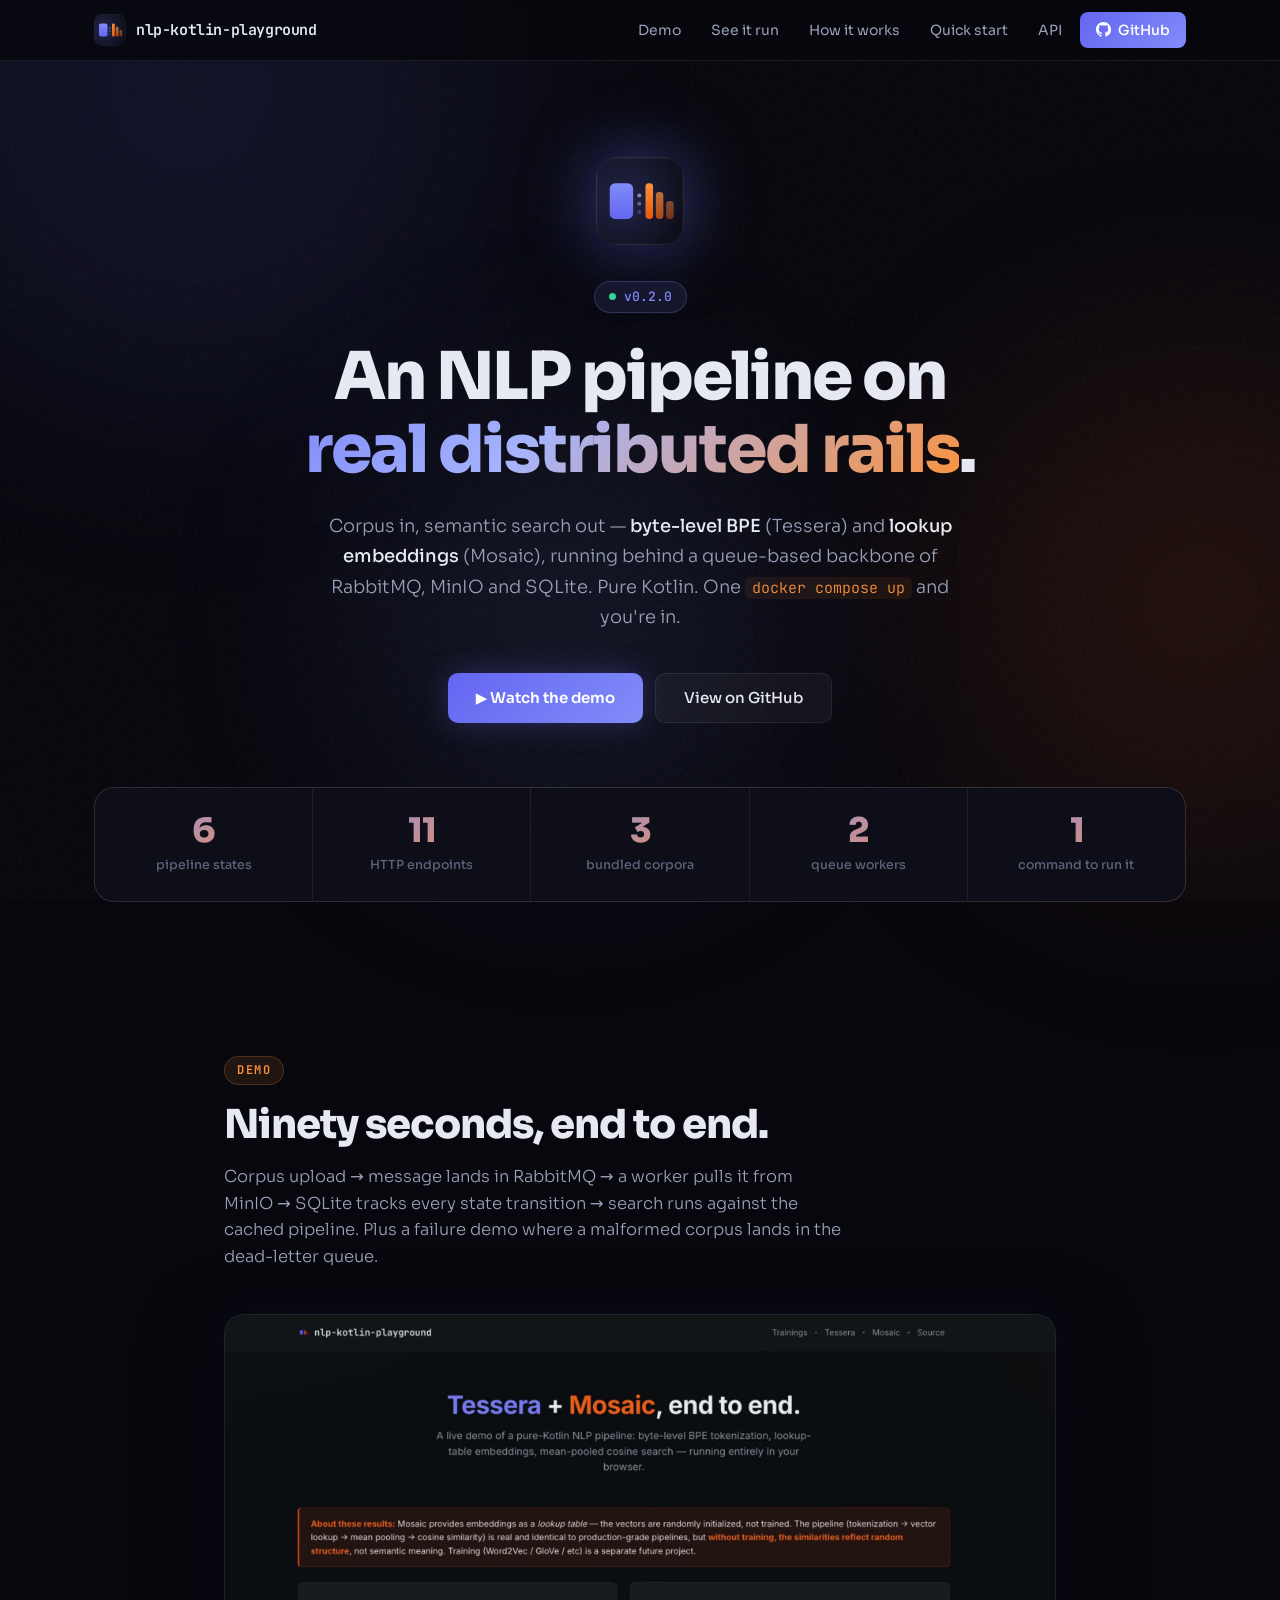
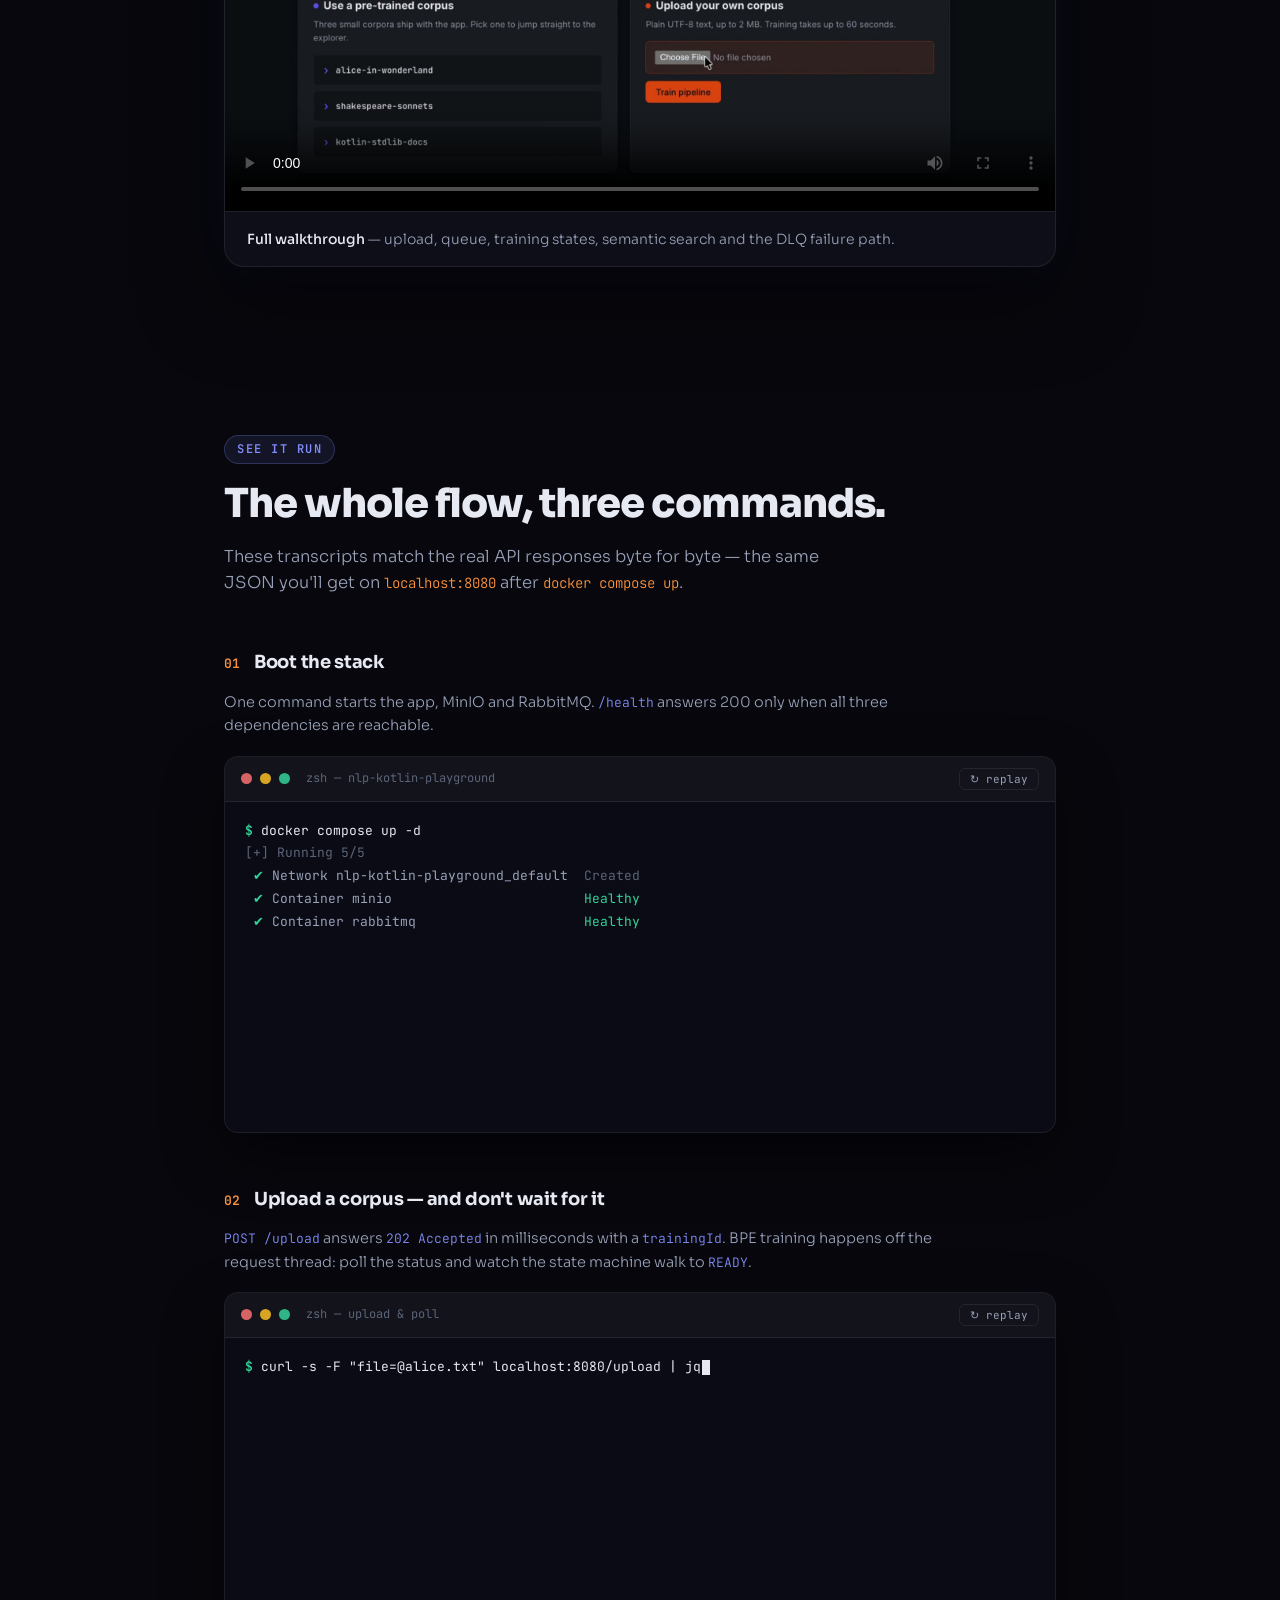
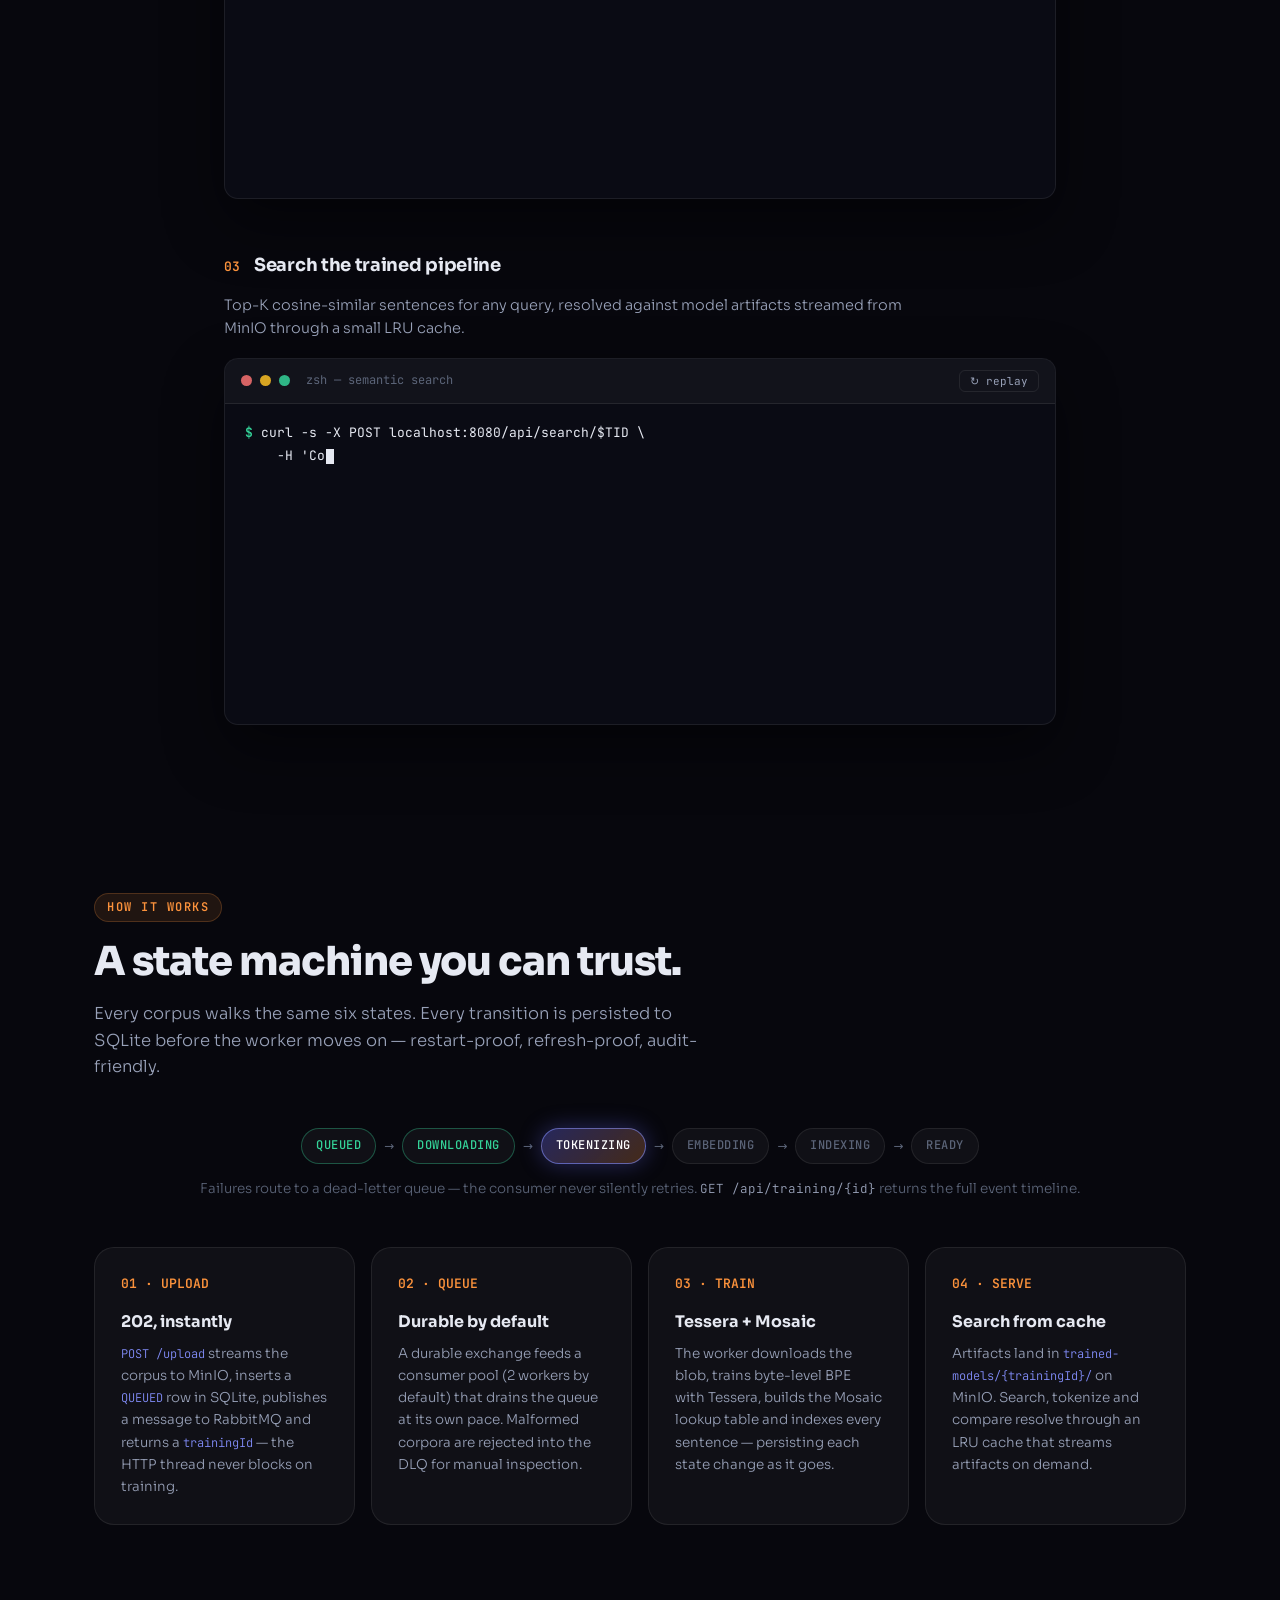
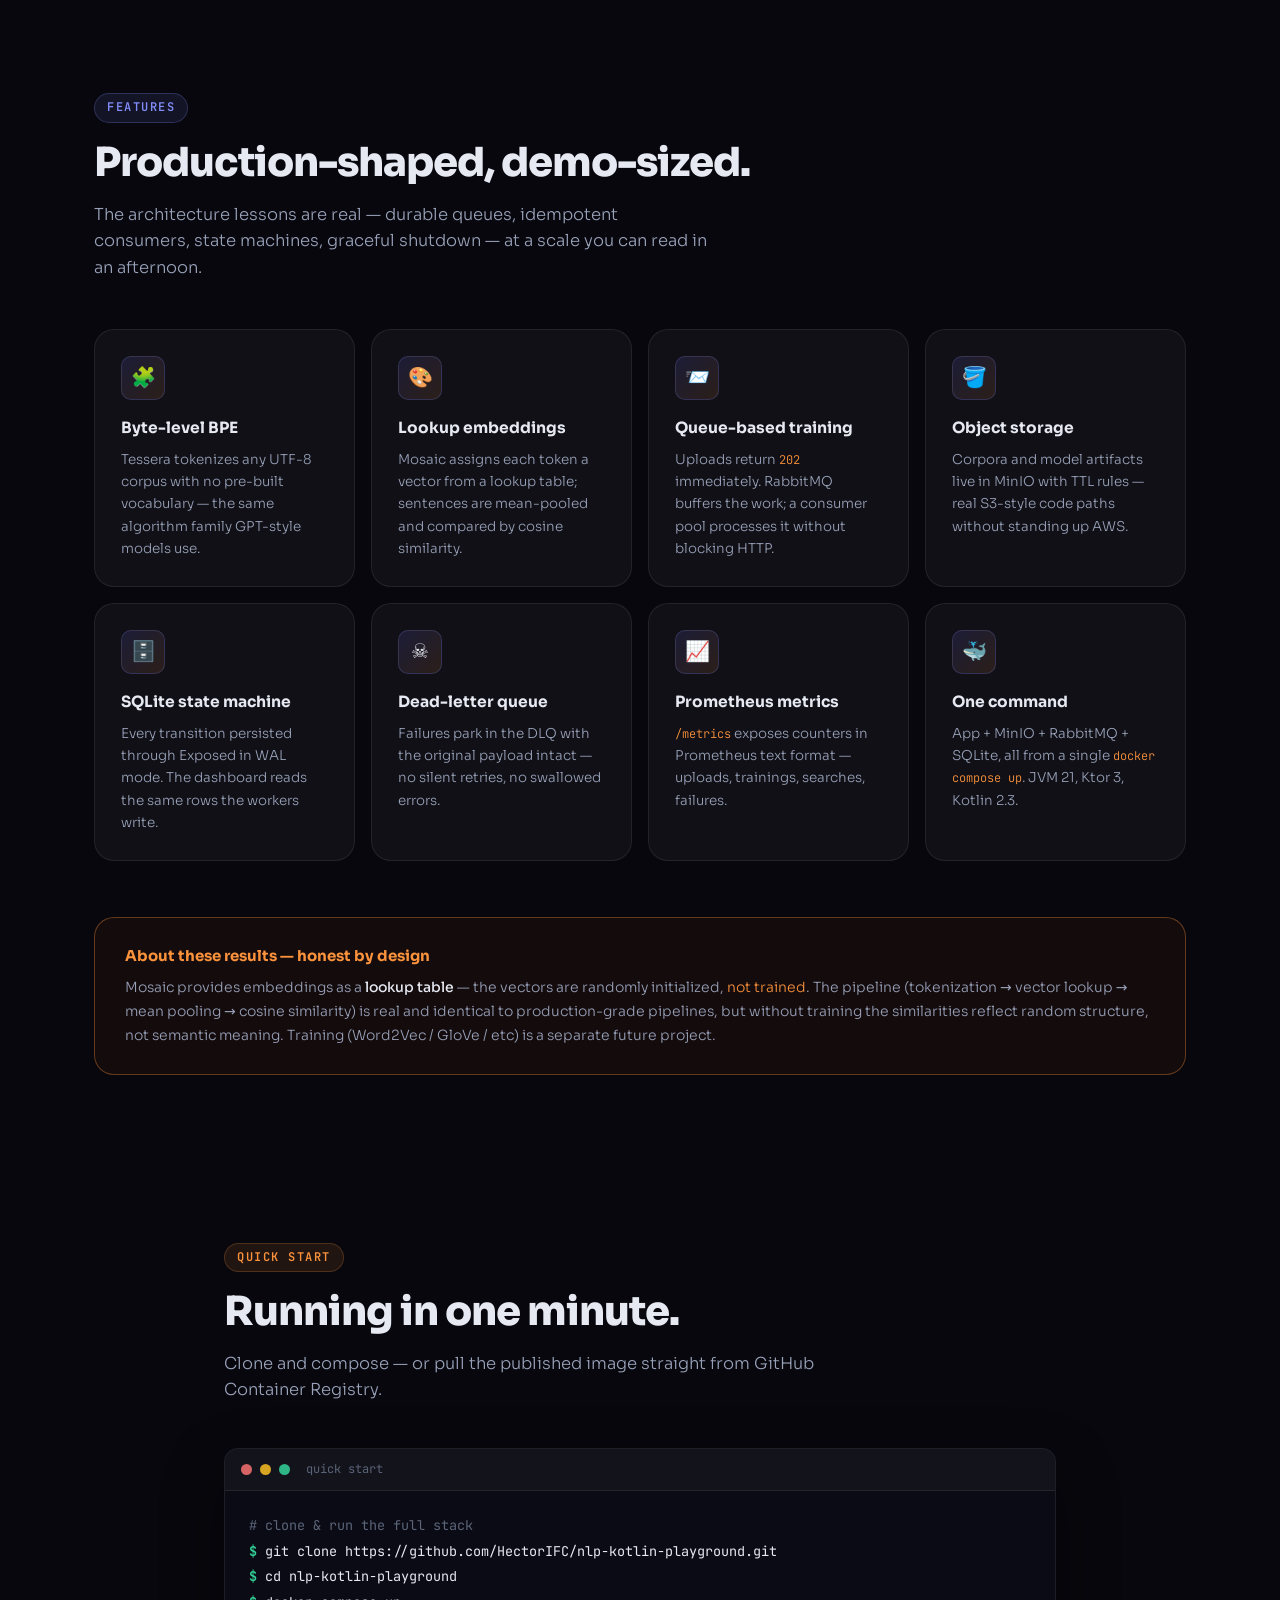
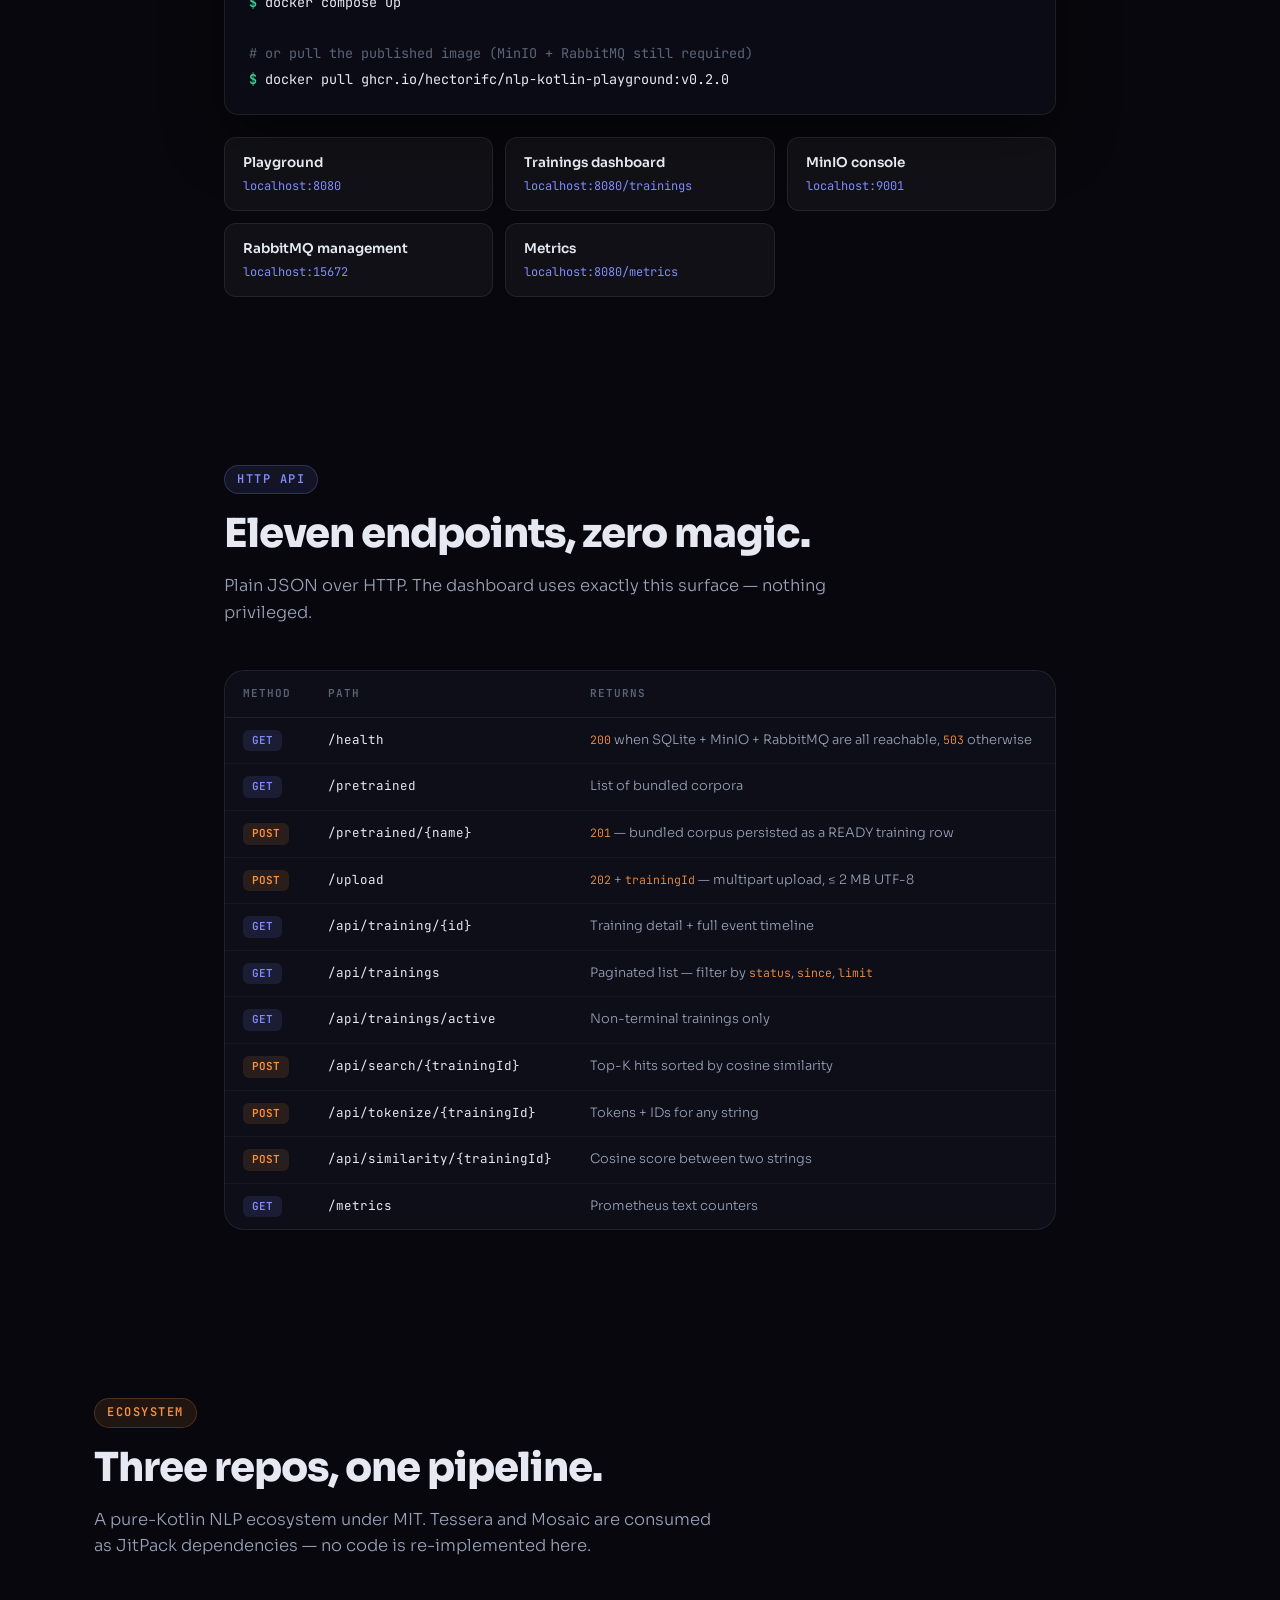
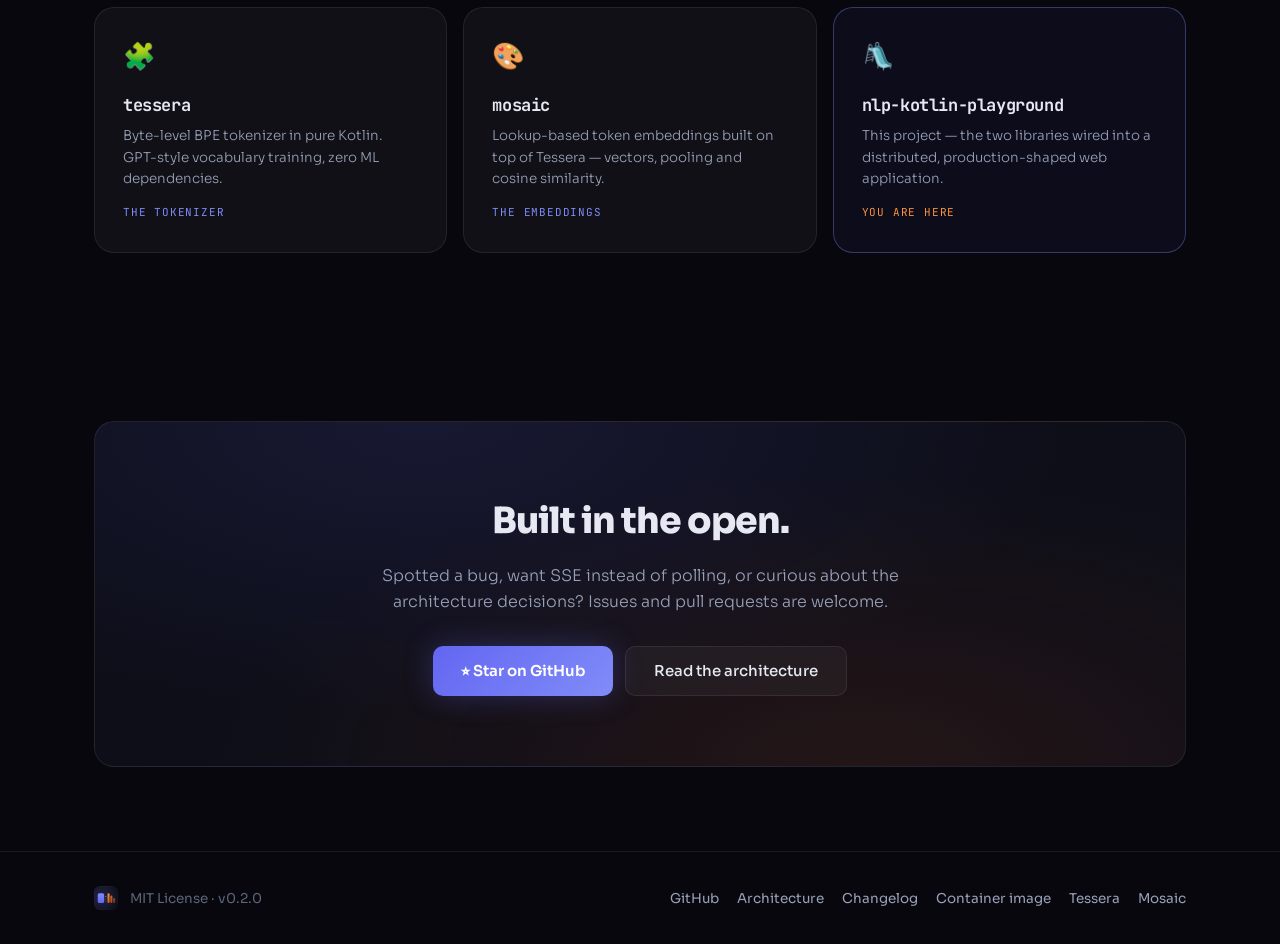
<file: docs/index.html>
<!DOCTYPE html>
<html lang="en">
<head>
  <meta charset="UTF-8" />
  <meta name="viewport" content="width=device-width, initial-scale=1.0" />
  <meta name="description" content="nlp-kotlin-playground — an interactive NLP pipeline playground in pure Kotlin. Byte-level BPE, lookup embeddings and semantic search behind a queue-based distributed backbone: RabbitMQ, MinIO, SQLite." />
  <title>nlp-kotlin-playground — An NLP pipeline on real distributed rails</title>

  <!-- Favicons -->
  <link rel="icon" type="image/svg+xml" href="logo/logo.svg" />
  <link rel="icon" type="image/png" sizes="32x32" href="logo/favicon-32.png" />
  <link rel="icon" type="image/png" sizes="16x16" href="logo/favicon-16.png" />
  <link rel="apple-touch-icon" sizes="180x180" href="logo/favicon-180.png" />
  <link rel="icon" type="image/png" sizes="192x192" href="logo/favicon-192.png" />
  <link rel="icon" type="image/png" sizes="512x512" href="logo/favicon-512.png" />
  <link rel="manifest" href="site.webmanifest" />
  <meta name="theme-color" content="#6366f1" />

  <!-- Open Graph -->
  <meta property="og:type"        content="website" />
  <meta property="og:url"         content="https://hectorifc.github.io/nlp-kotlin-playground/" />
  <meta property="og:title"       content="nlp-kotlin-playground — An NLP pipeline on real distributed rails" />
  <meta property="og:description" content="Corpus in, semantic search out — byte-level BPE (Tessera) + lookup embeddings (Mosaic) behind RabbitMQ, MinIO and SQLite. Pure Kotlin, one docker compose up." />
  <meta property="og:image"       content="https://hectorifc.github.io/nlp-kotlin-playground/logo/logo-512.png" />
  <meta name="twitter:card"       content="summary_large_image" />

  <!-- Fonts are served from Google's CDN, so visitor IPs reach Google (GDPR
       consideration). To self-host instead, download Sora + JetBrains Mono
       (e.g. via google-webfonts-helper) into docs/fonts/ and replace these
       three tags with local @font-face rules. -->
  <link rel="preconnect" href="https://fonts.googleapis.com" />
  <link rel="preconnect" href="https://fonts.gstatic.com" crossorigin />
  <link href="https://fonts.googleapis.com/css2?family=Sora:wght@300;400;500;600;700;800&family=JetBrains+Mono:wght@400;500;600&display=swap" rel="stylesheet" />

  <style>
    *, *::before, *::after { box-sizing: border-box; margin: 0; padding: 0; }

    :root {
      --bg:        #07070d;
      --bg2:       #0d0e18;
      --surface:   rgba(255,255,255,0.04);
      --border:    rgba(255,255,255,0.08);
      --primary:   #818cf8;
      --primary2:  #6366f1;
      --accent:    #fb923c;
      --accent2:   #ea580c;
      --ok:        #34d399;
      --text:      #e6e9f2;
      --muted:     #5b6478;
      --muted2:    #98a1b8;
      --code-bg:   #0a0b14;
      --radius:    12px;
      --radius-lg: 20px;
      --mono:      'JetBrains Mono', ui-monospace, monospace;
    }

    html { scroll-behavior: smooth; }

    body {
      background: var(--bg);
      color: var(--text);
      font-family: 'Sora', system-ui, sans-serif;
      line-height: 1.6;
      overflow-x: hidden;
    }

    /* ── NOISE TEXTURE OVERLAY ── */
    body::before {
      content: '';
      position: fixed; inset: 0;
      background-image: url("data:image/svg+xml,%3Csvg viewBox='0 0 256 256' xmlns='http://www.w3.org/2000/svg'%3E%3Cfilter id='noise'%3E%3CfeTurbulence type='fractalNoise' baseFrequency='0.9' numOctaves='4' stitchTiles='stitch'/%3E%3C/filter%3E%3Crect width='100%25' height='100%25' filter='url(%23noise)' opacity='0.03'/%3E%3C/svg%3E");
      pointer-events: none; z-index: 0;
    }

    /* ── GLOW BLOBS ── */
    .blob {
      position: fixed; border-radius: 50%;
      filter: blur(120px); opacity: 0.11; pointer-events: none; z-index: 0;
    }
    .blob-1 { width: 620px; height: 620px; background: #6366f1; top: -220px; left: -120px; }
    .blob-2 { width: 520px; height: 520px; background: #ea580c; top: 38%; right: -180px; }
    .blob-3 { width: 420px; height: 420px; background: #818cf8; bottom: 8%; left: 28%; }

    /* ── LAYOUT ── */
    .container { max-width: 1140px; margin: 0 auto; padding: 0 24px; position: relative; z-index: 1; }
    .narrow { max-width: 880px; margin: 0 auto; }

    /* ── NAV ── */
    nav {
      position: sticky; top: 0; z-index: 100;
      background: rgba(7,7,13,0.82);
      backdrop-filter: blur(16px);
      border-bottom: 1px solid var(--border);
    }
    .nav-inner { display: flex; align-items: center; justify-content: space-between; height: 60px; }
    .nav-logo { display: flex; align-items: center; gap: 10px; text-decoration: none; color: var(--text); }
    .nav-logo-img { width: 32px; height: 32px; border-radius: 8px; display: block; flex-shrink: 0; }
    .nav-logo-text { font-family: var(--mono); font-weight: 600; font-size: 15px; letter-spacing: -0.4px; }
    .nav-links { display: flex; align-items: center; gap: 6px; }
    .nav-link {
      color: var(--muted2); text-decoration: none; font-size: 14px;
      padding: 6px 12px; border-radius: 8px; transition: all .2s;
    }
    .nav-link:hover { color: var(--text); background: var(--surface); }
    .nav-cta {
      background: linear-gradient(135deg, var(--primary2), var(--primary));
      color: #fff; text-decoration: none; font-size: 14px; font-weight: 500;
      padding: 7px 16px; border-radius: 8px; transition: opacity .2s;
      display: flex; align-items: center; gap: 7px;
    }
    .nav-cta:hover { opacity: 0.85; }
    @media (max-width: 800px) { .nav-links .nav-link { display: none; } }

    /* ── HERO ── */
    .hero { padding: 96px 0 70px; text-align: center; position: relative; }
    .hero-logo {
      margin-bottom: 28px; display: inline-block;
      filter: drop-shadow(0 0 34px rgba(99,102,241,0.5));
      animation: float 5s ease-in-out infinite;
    }
    .hero-logo img { display: block; border-radius: 22px; }
    @keyframes float {
      0%, 100% { transform: translateY(0); }
      50%      { transform: translateY(-10px); }
    }
    .hero-badge {
      display: inline-flex; align-items: center; gap: 8px;
      background: rgba(129,140,248,0.1); border: 1px solid rgba(129,140,248,0.25);
      color: var(--primary); font-size: 13px; font-weight: 500; font-family: var(--mono);
      padding: 5px 14px; border-radius: 100px; margin-bottom: 28px;
    }
    .hero-badge-dot { width: 7px; height: 7px; background: var(--ok); border-radius: 50%; animation: pulse 2s infinite; }
    @keyframes pulse {
      0%, 100% { opacity: 1; transform: scale(1); }
      50% { opacity: 0.5; transform: scale(0.8); }
    }
    .hero h1 {
      font-size: clamp(38px, 6vw, 66px);
      font-weight: 800; line-height: 1.1;
      letter-spacing: -2px; margin-bottom: 24px;
    }
    .gradient-text {
      background: linear-gradient(135deg, #818cf8 0%, #a5b4fc 35%, #fb923c 100%);
      -webkit-background-clip: text; -webkit-text-fill-color: transparent;
      background-clip: text;
    }
    .hero-sub {
      font-size: 18px; color: var(--muted2); max-width: 640px;
      margin: 0 auto 40px; font-weight: 300; line-height: 1.7;
    }
    .hero-sub strong { color: var(--text); font-weight: 500; }
    .hero-sub code {
      font-family: var(--mono); font-size: 15px; color: var(--accent);
      background: rgba(251,146,60,0.08); padding: 1px 7px; border-radius: 6px;
    }
    .hero-actions { display: flex; gap: 12px; justify-content: center; flex-wrap: wrap; }
    .btn-primary {
      background: linear-gradient(135deg, var(--primary2), var(--primary));
      color: #fff; text-decoration: none; font-weight: 600; font-size: 15px;
      padding: 12px 28px; border-radius: 10px; transition: all .2s;
      box-shadow: 0 0 30px rgba(99,102,241,0.3);
      display: inline-flex; align-items: center; gap: 8px;
    }
    .btn-primary:hover { transform: translateY(-2px); box-shadow: 0 0 40px rgba(99,102,241,0.45); }
    .btn-ghost {
      background: var(--surface); border: 1px solid var(--border);
      color: var(--text); text-decoration: none; font-weight: 500; font-size: 15px;
      padding: 12px 28px; border-radius: 10px; transition: all .2s;
      display: inline-flex; align-items: center; gap: 8px;
    }
    .btn-ghost:hover { background: rgba(255,255,255,0.07); transform: translateY(-2px); }

    /* ── STATS BAR ── */
    .stats-bar {
      margin: 64px 0 0;
      display: grid;
      grid-template-columns: repeat(auto-fit, minmax(150px, 1fr));
      gap: 1px;
      background: var(--border);
      border: 1px solid var(--border);
      border-radius: var(--radius-lg);
      overflow: hidden;
    }
    .stat { background: var(--bg2); padding: 26px 18px; text-align: center; transition: background .2s; }
    .stat:hover { background: rgba(129,140,248,0.06); }
    .stat-value {
      font-size: 34px; font-weight: 800; letter-spacing: -1.5px;
      background: linear-gradient(135deg, var(--primary), var(--accent));
      -webkit-background-clip: text; -webkit-text-fill-color: transparent;
      background-clip: text; line-height: 1;
    }
    .stat-label { font-size: 12.5px; color: var(--muted); margin-top: 7px; font-weight: 500; }

    /* ── SECTIONS ── */
    section { padding: 84px 0; }
    .section-tag {
      display: inline-block;
      background: rgba(251,146,60,0.1); border: 1px solid rgba(251,146,60,0.22);
      color: var(--accent); font-size: 12px; font-weight: 600; letter-spacing: 1.5px;
      text-transform: uppercase; padding: 4px 12px; border-radius: 100px;
      margin-bottom: 16px; font-family: var(--mono);
    }
    .section-tag.indigo {
      background: rgba(129,140,248,0.1); border-color: rgba(129,140,248,0.25);
      color: var(--primary);
    }
    .section-title {
      font-size: clamp(28px, 4vw, 40px); font-weight: 800;
      letter-spacing: -1px; line-height: 1.18; margin-bottom: 16px;
    }
    .section-sub { font-size: 16.5px; color: var(--muted2); max-width: 620px; font-weight: 300; }
    .section-sub code { font-family: var(--mono); font-size: 14px; color: var(--accent); }

    /* ── FADE-IN ON SCROLL ── */
    .fade { opacity: 0; transform: translateY(22px); transition: opacity .6s ease, transform .6s ease; }
    .fade.visible { opacity: 1; transform: none; }

    /* ── DEMO VIDEO ── */
    .video-shell {
      margin-top: 44px;
      border: 1px solid var(--border);
      border-radius: var(--radius-lg);
      overflow: hidden;
      background: var(--bg2);
      box-shadow: 0 30px 80px rgba(0,0,0,0.5), 0 0 60px rgba(99,102,241,0.07);
    }
    .video-shell video { display: block; width: 100%; height: auto; }
    .video-caption {
      font-size: 14px; color: var(--muted2); padding: 16px 22px;
      border-top: 1px solid var(--border); font-weight: 300;
    }
    .video-caption strong { color: var(--text); font-weight: 500; }

    /* ── TERMINALS ── */
    .term-step { margin-top: 52px; }
    .term-step-head { display: flex; align-items: baseline; gap: 14px; margin-bottom: 14px; }
    .term-step-num {
      font-family: var(--mono); font-weight: 600; font-size: 13px;
      color: var(--accent); flex-shrink: 0;
    }
    .term-step-head h3 { font-size: 18px; font-weight: 700; letter-spacing: -0.3px; }
    .term-step-desc { font-size: 14.5px; color: var(--muted2); font-weight: 300; margin-bottom: 18px; max-width: 720px; }
    .term-step-desc code { font-family: var(--mono); font-size: 13px; color: var(--primary); }

    .terminal {
      background: var(--code-bg);
      border: 1px solid var(--border);
      border-radius: 14px;
      overflow: hidden;
      box-shadow: 0 24px 60px rgba(0,0,0,0.45);
    }
    .term-bar {
      display: flex; align-items: center; gap: 8px;
      padding: 11px 16px;
      background: rgba(255,255,255,0.03);
      border-bottom: 1px solid var(--border);
    }
    .term-dot { width: 11px; height: 11px; border-radius: 50%; opacity: 0.85; }
    .term-dot.r { background: #f87171; } .term-dot.y { background: #fbbf24; } .term-dot.g { background: #34d399; }
    .term-title {
      font-family: var(--mono); font-size: 12px; color: var(--muted);
      margin-left: 8px; flex: 1; white-space: nowrap; overflow: hidden; text-overflow: ellipsis;
    }
    .term-replay {
      background: none; border: 1px solid var(--border); color: var(--muted2);
      font-family: var(--mono); font-size: 11px; padding: 3px 10px;
      border-radius: 6px; cursor: pointer; transition: all .2s;
    }
    .term-replay:hover { color: var(--text); border-color: var(--muted); }
    .term-body {
      padding: 18px 20px;
      font-family: var(--mono); font-size: 13px; line-height: 1.75;
      white-space: pre; overflow-x: auto;
      color: var(--muted2);
    }
    .term-line { min-height: 1.75em; }
    .t-prompt { color: var(--ok); font-weight: 600; }
    .t-cmd { color: var(--text); }
    .t-cursor {
      display: inline-block; width: 8px; height: 1.1em;
      background: var(--text); vertical-align: text-bottom;
      animation: blink 1s steps(1) infinite; margin-left: 1px;
    }
    @keyframes blink { 50% { opacity: 0; } }
    .t-key  { color: #a5b4fc; }
    .t-str  { color: #fdba74; }
    .t-num  { color: #5eead4; }
    .t-ok   { color: var(--ok); }
    .t-dim  { color: var(--muted); }
    .t-state-q { color: var(--muted2); }
    .t-state-w { color: var(--primary); }
    .t-state-e { color: var(--accent); }
    .t-state-r { color: var(--ok); font-weight: 600; }

    /* ── STATE MACHINE STRIP ── */
    .state-strip {
      margin: 48px 0 8px;
      display: flex; align-items: center; justify-content: center;
      gap: 8px; flex-wrap: wrap;
    }
    .state-pill {
      font-family: var(--mono); font-size: 12px; font-weight: 500;
      padding: 7px 14px; border-radius: 100px;
      border: 1px solid var(--border); color: var(--muted);
      background: var(--surface); transition: all .45s ease;
      letter-spacing: 0.5px;
    }
    .state-arrow { color: var(--muted); font-size: 12px; user-select: none; }
    .state-pill.active {
      color: #fff; border-color: rgba(129,140,248,0.6);
      background: linear-gradient(135deg, rgba(99,102,241,0.35), rgba(251,146,60,0.25));
      box-shadow: 0 0 22px rgba(99,102,241,0.35);
    }
    .state-pill.done { color: var(--ok); border-color: rgba(52,211,153,0.35); }
    .state-pill.active.final {
      border-color: rgba(52,211,153,0.7);
      background: rgba(52,211,153,0.16);
      box-shadow: 0 0 22px rgba(52,211,153,0.35);
    }
    .state-caption { text-align: center; font-size: 13.5px; color: var(--muted); margin-top: 14px; font-weight: 300; }
    .state-caption code { font-family: var(--mono); font-size: 12.5px; color: var(--muted2); }

    /* ── HOW IT WORKS STEPS ── */
    .steps-grid {
      display: grid; grid-template-columns: repeat(auto-fit, minmax(250px, 1fr));
      gap: 16px; margin-top: 48px;
    }
    .step-card {
      background: var(--surface); border: 1px solid var(--border);
      border-radius: var(--radius-lg); padding: 26px;
      position: relative; transition: all .3s;
    }
    .step-card:hover { border-color: rgba(251,146,60,0.3); transform: translateY(-3px); }
    .step-num {
      font-family: var(--mono); font-size: 13px; font-weight: 600;
      color: var(--accent); margin-bottom: 14px; display: block;
    }
    .step-card h3 { font-size: 16px; font-weight: 700; margin-bottom: 8px; }
    .step-card p { font-size: 13.5px; color: var(--muted2); line-height: 1.65; font-weight: 300; }
    .step-card p code { font-family: var(--mono); font-size: 12px; color: var(--primary); }

    /* ── FEATURES ── */
    .features-grid {
      display: grid; grid-template-columns: repeat(auto-fit, minmax(255px, 1fr));
      gap: 16px; margin-top: 48px;
    }
    .feature-card {
      background: var(--surface); border: 1px solid var(--border);
      border-radius: var(--radius-lg); padding: 26px;
      transition: all .3s; position: relative; overflow: hidden;
    }
    .feature-card::before {
      content: '';
      position: absolute; inset: 0;
      background: linear-gradient(135deg, rgba(99,102,241,0.07), transparent 60%);
      opacity: 0; transition: opacity .3s;
    }
    .feature-card:hover { border-color: rgba(129,140,248,0.3); transform: translateY(-3px); }
    .feature-card:hover::before { opacity: 1; }
    .feature-icon {
      width: 44px; height: 44px;
      background: linear-gradient(135deg, rgba(99,102,241,0.15), rgba(251,146,60,0.12));
      border: 1px solid rgba(129,140,248,0.2);
      border-radius: 10px; display: grid; place-items: center;
      font-size: 20px; margin-bottom: 16px;
    }
    .feature-card h3 { font-size: 15.5px; font-weight: 700; margin-bottom: 8px; }
    .feature-card p { font-size: 13.5px; color: var(--muted2); line-height: 1.65; font-weight: 300; }
    .feature-card p code { font-family: var(--mono); font-size: 12px; color: var(--accent); }

    /* ── HONESTY CALLOUT ── */
    .callout {
      margin-top: 56px;
      border: 1px solid rgba(251,146,60,0.35);
      background: rgba(234,88,12,0.06);
      border-radius: var(--radius-lg);
      padding: 26px 30px;
    }
    .callout h3 { color: var(--accent); font-size: 15px; font-weight: 700; margin-bottom: 8px; }
    .callout p { font-size: 14px; color: var(--muted2); line-height: 1.7; font-weight: 300; }
    .callout p strong { color: var(--text); font-weight: 500; }
    .callout p em { color: var(--accent); font-style: normal; }

    /* ── QUICK START ── */
    .code-window {
      margin-top: 44px;
      background: var(--code-bg);
      border: 1px solid var(--border);
      border-radius: 14px; overflow: hidden;
      box-shadow: 0 24px 60px rgba(0,0,0,0.45);
    }
    .code-body {
      padding: 22px 24px; font-family: var(--mono); font-size: 13.5px;
      line-height: 1.9; overflow-x: auto; white-space: pre; color: var(--text);
    }
    .code-body .c { color: var(--muted); }
    .code-body .p { color: var(--ok); font-weight: 600; }
    .urls-grid {
      display: grid; grid-template-columns: repeat(auto-fit, minmax(240px, 1fr));
      gap: 12px; margin-top: 22px;
    }
    .url-card {
      display: flex; flex-direction: column; gap: 3px;
      background: var(--surface); border: 1px solid var(--border);
      border-radius: var(--radius); padding: 14px 18px;
      text-decoration: none; transition: all .2s;
    }
    .url-card:hover { border-color: rgba(129,140,248,0.35); }
    .url-card .u-name { font-size: 13.5px; font-weight: 600; color: var(--text); }
    .url-card .u-addr { font-family: var(--mono); font-size: 12px; color: var(--primary); }

    /* ── API TABLE ── */
    .api-table-wrap {
      margin-top: 44px; overflow-x: auto;
      border: 1px solid var(--border); border-radius: var(--radius-lg);
      background: var(--bg2);
    }
    table.api { width: 100%; border-collapse: collapse; font-size: 13px; min-width: 640px; }
    table.api th {
      text-align: left; font-family: var(--mono); font-weight: 600; font-size: 11px;
      text-transform: uppercase; letter-spacing: 1px; color: var(--muted);
      padding: 14px 18px; border-bottom: 1px solid var(--border);
    }
    table.api td { padding: 12px 18px; border-bottom: 1px solid rgba(255,255,255,0.04); vertical-align: top; }
    table.api tr:last-child td { border-bottom: none; }
    table.api tr:hover td { background: rgba(129,140,248,0.04); }
    .method {
      font-family: var(--mono); font-size: 11px; font-weight: 600;
      padding: 2px 9px; border-radius: 6px; display: inline-block;
    }
    .method.get  { color: var(--primary); background: rgba(129,140,248,0.12); }
    .method.post { color: var(--accent);  background: rgba(251,146,60,0.12); }
    td.path { font-family: var(--mono); font-size: 12.5px; color: var(--text); white-space: nowrap; }
    td.desc { color: var(--muted2); font-weight: 300; }
    td.desc code { font-family: var(--mono); font-size: 11.5px; color: var(--accent); }

    /* ── ECOSYSTEM ── */
    .eco-grid {
      display: grid; grid-template-columns: repeat(auto-fit, minmax(260px, 1fr));
      gap: 16px; margin-top: 48px;
    }
    .eco-card {
      background: var(--surface); border: 1px solid var(--border);
      border-radius: var(--radius-lg); padding: 28px;
      text-decoration: none; transition: all .3s; display: block;
    }
    .eco-card:hover { border-color: rgba(251,146,60,0.35); transform: translateY(-3px); }
    .eco-emoji { font-size: 26px; margin-bottom: 14px; display: block; }
    .eco-card h3 { font-size: 17px; font-weight: 700; color: var(--text); margin-bottom: 6px; font-family: var(--mono); letter-spacing: -0.4px; }
    .eco-card p { font-size: 13.5px; color: var(--muted2); line-height: 1.6; font-weight: 300; }
    .eco-role {
      display: inline-block; margin-top: 14px;
      font-family: var(--mono); font-size: 11px; letter-spacing: 0.8px;
      color: var(--primary); text-transform: uppercase;
    }
    .eco-card.here { border-color: rgba(129,140,248,0.35); background: rgba(99,102,241,0.06); }
    .eco-card.here .eco-role { color: var(--accent); }

    /* ── CONTRIBUTE ── */
    .contribute {
      text-align: center;
      border: 1px solid var(--border);
      border-radius: var(--radius-lg);
      background:
        radial-gradient(ellipse at 30% 0%, rgba(99,102,241,0.12), transparent 60%),
        radial-gradient(ellipse at 70% 100%, rgba(234,88,12,0.1), transparent 60%),
        var(--bg2);
      padding: 70px 30px;
    }
    .contribute h2 { font-size: clamp(26px, 3.6vw, 36px); font-weight: 800; letter-spacing: -1px; margin-bottom: 14px; }
    .contribute p { color: var(--muted2); max-width: 540px; margin: 0 auto 32px; font-weight: 300; font-size: 16px; }

    /* ── FOOTER ── */
    footer { border-top: 1px solid var(--border); padding: 34px 0; }
    .footer-inner {
      display: flex; align-items: center; justify-content: space-between;
      gap: 18px; flex-wrap: wrap;
    }
    .footer-left { display: flex; align-items: center; gap: 12px; color: var(--muted); font-size: 13.5px; }
    .footer-left img { border-radius: 6px; }
    .footer-links { display: flex; gap: 18px; flex-wrap: wrap; }
    .footer-links a { color: var(--muted2); text-decoration: none; font-size: 13.5px; transition: color .2s; }
    .footer-links a:hover { color: var(--text); }

    @media (max-width: 540px) {
      .hero { padding-top: 72px; }
      .hero h1 { font-size: 31px; letter-spacing: -1px; }
      .hero h1 br { display: none; }
      .term-body, .code-body { font-size: 12px; }
    }

    @media (prefers-reduced-motion: reduce) {
      html { scroll-behavior: auto; }
      .hero-logo, .hero-badge-dot, .t-cursor { animation: none; }
      .fade { opacity: 1; transform: none; transition: none; }
      * { transition-duration: 0.01ms !important; }
    }
  </style>
</head>
<body>

  <div class="blob blob-1"></div>
  <div class="blob blob-2"></div>
  <div class="blob blob-3"></div>

  <!-- ───────────────────────── NAV ───────────────────────── -->
  <nav>
    <div class="container nav-inner">
      <a class="nav-logo" href="#">
        <img class="nav-logo-img" src="logo/logo.svg" alt="nlp-kotlin-playground" width="32" height="32" />
        <span class="nav-logo-text">nlp-kotlin-playground</span>
      </a>
      <div class="nav-links">
        <a class="nav-link" href="#demo">Demo</a>
        <a class="nav-link" href="#terminal">See it run</a>
        <a class="nav-link" href="#how">How it works</a>
        <a class="nav-link" href="#start">Quick start</a>
        <a class="nav-link" href="#api">API</a>
        <a class="nav-cta" href="https://github.com/HectorIFC/nlp-kotlin-playground">
          <svg width="15" height="15" viewBox="0 0 16 16" fill="currentColor"><path d="M8 0C3.58 0 0 3.58 0 8c0 3.54 2.29 6.53 5.47 7.59.4.07.55-.17.55-.38 0-.19-.01-.82-.01-1.49-2.01.37-2.53-.49-2.69-.94-.09-.23-.48-.94-.82-1.13-.28-.15-.68-.52-.01-.53.63-.01 1.08.58 1.23.82.72 1.21 1.87.87 2.33.66.07-.52.28-.87.51-1.07-1.78-.2-3.64-.89-3.64-3.95 0-.87.31-1.59.82-2.15-.08-.2-.36-1.02.08-2.12 0 0 .67-.21 2.2.82.64-.18 1.32-.27 2-.27s1.36.09 2 .27c1.53-1.04 2.2-.82 2.2-.82.44 1.1.16 1.92.08 2.12.51.56.82 1.27.82 2.15 0 3.07-1.87 3.75-3.65 3.95.29.25.54.73.54 1.48 0 1.07-.01 1.93-.01 2.2 0 .21.15.46.55.38A8.01 8.01 0 0 0 16 8c0-4.42-3.58-8-8-8z"/></svg>
          GitHub
        </a>
      </div>
    </div>
  </nav>

  <!-- ───────────────────────── HERO ───────────────────────── -->
  <header class="hero">
    <div class="container">
      <div class="hero-logo">
        <img src="logo/logo.svg" alt="nlp-kotlin-playground" width="88" height="88" />
      </div>
      <div>
        <div class="hero-badge"><span class="hero-badge-dot"></span>v0.2.0</div>
      </div>
      <h1>An NLP pipeline on <br /><span class="gradient-text">real distributed rails</span>.</h1>
      <p class="hero-sub">
        Corpus in, semantic search out — <strong>byte-level BPE</strong> (Tessera) and
        <strong>lookup embeddings</strong> (Mosaic), running behind a queue-based backbone of
        RabbitMQ, MinIO and SQLite. Pure Kotlin. One <code>docker compose up</code> and you're in.
      </p>
      <div class="hero-actions">
        <a class="btn-primary" href="#demo">▶&#xFE0E; Watch the demo</a>
        <a class="btn-ghost" href="https://github.com/HectorIFC/nlp-kotlin-playground">View on GitHub</a>
      </div>

      <div class="stats-bar fade">
        <div class="stat"><div class="stat-value"><span class="count" data-target="6">0</span></div><div class="stat-label">pipeline states</div></div>
        <div class="stat"><div class="stat-value"><span class="count" data-target="11">0</span></div><div class="stat-label">HTTP endpoints</div></div>
        <div class="stat"><div class="stat-value"><span class="count" data-target="3">0</span></div><div class="stat-label">bundled corpora</div></div>
        <div class="stat"><div class="stat-value"><span class="count" data-target="2">0</span></div><div class="stat-label">queue workers</div></div>
        <div class="stat"><div class="stat-value"><span class="count" data-target="1">0</span></div><div class="stat-label">command to run it</div></div>
      </div>
    </div>
  </header>

  <!-- ───────────────────────── DEMO VIDEO ───────────────────────── -->
  <section id="demo">
    <div class="container narrow">
      <div class="fade">
        <span class="section-tag">Demo</span>
        <h2 class="section-title">Ninety seconds, end to end.</h2>
        <p class="section-sub">
          Corpus upload → message lands in RabbitMQ → a worker pulls it from MinIO → SQLite tracks
          every state transition → search runs against the cached pipeline. Plus a failure demo
          where a malformed corpus lands in the dead-letter queue.
        </p>
      </div>
      <div class="video-shell fade">
        <video src="demo.mp4" controls preload="metadata" poster="poster.jpg"></video>
        <div class="video-caption">
          <strong>Full walkthrough</strong> — upload, queue, training states, semantic search and the DLQ failure path.
        </div>
      </div>
    </div>
  </section>

  <!-- ───────────────────────── TERMINALS ───────────────────────── -->
  <section id="terminal">
    <div class="container narrow">
      <div class="fade">
        <span class="section-tag indigo">See it run</span>
        <h2 class="section-title">The whole flow, three commands.</h2>
        <p class="section-sub">
          These transcripts match the real API responses byte for byte — the same JSON you'll
          get on <code>localhost:8080</code> after <code>docker compose up</code>.
        </p>
      </div>

      <div class="term-step fade">
        <div class="term-step-head"><span class="term-step-num">01</span><h3>Boot the stack</h3></div>
        <p class="term-step-desc">
          One command starts the app, MinIO and RabbitMQ. <code>/health</code> answers 200 only
          when all three dependencies are reachable.
        </p>
        <div class="terminal" data-script="boot">
          <div class="term-bar">
            <span class="term-dot r"></span><span class="term-dot y"></span><span class="term-dot g"></span>
            <span class="term-title">zsh — nlp-kotlin-playground</span>
            <button class="term-replay" type="button">↻ replay</button>
          </div>
          <div class="term-body" style="min-height: 330px"></div>
        </div>
      </div>

      <div class="term-step fade">
        <div class="term-step-head"><span class="term-step-num">02</span><h3>Upload a corpus — and don't wait for it</h3></div>
        <p class="term-step-desc">
          <code>POST /upload</code> answers <code>202 Accepted</code> in milliseconds with a
          <code>trainingId</code>. BPE training happens off the request thread: poll the status
          and watch the state machine walk to <code>READY</code>.
        </p>
        <div class="terminal" data-script="train">
          <div class="term-bar">
            <span class="term-dot r"></span><span class="term-dot y"></span><span class="term-dot g"></span>
            <span class="term-title">zsh — upload &amp; poll</span>
            <button class="term-replay" type="button">↻ replay</button>
          </div>
          <div class="term-body" style="min-height: 460px"></div>
        </div>
      </div>

      <div class="term-step fade">
        <div class="term-step-head"><span class="term-step-num">03</span><h3>Search the trained pipeline</h3></div>
        <p class="term-step-desc">
          Top-K cosine-similar sentences for any query, resolved against model artifacts streamed
          from MinIO through a small LRU cache.
        </p>
        <div class="terminal" data-script="search">
          <div class="term-bar">
            <span class="term-dot r"></span><span class="term-dot y"></span><span class="term-dot g"></span>
            <span class="term-title">zsh — semantic search</span>
            <button class="term-replay" type="button">↻ replay</button>
          </div>
          <div class="term-body" style="min-height: 320px"></div>
        </div>
      </div>
    </div>
  </section>

  <!-- ───────────────────────── HOW IT WORKS ───────────────────────── -->
  <section id="how">
    <div class="container">
      <div class="fade">
        <span class="section-tag">How it works</span>
        <h2 class="section-title">A state machine you can trust.</h2>
        <p class="section-sub">
          Every corpus walks the same six states. Every transition is persisted to SQLite before
          the worker moves on — restart-proof, refresh-proof, audit-friendly.
        </p>
      </div>

      <div class="state-strip fade" id="stateStrip">
        <span class="state-pill">QUEUED</span><span class="state-arrow">→</span>
        <span class="state-pill">DOWNLOADING</span><span class="state-arrow">→</span>
        <span class="state-pill">TOKENIZING</span><span class="state-arrow">→</span>
        <span class="state-pill">EMBEDDING</span><span class="state-arrow">→</span>
        <span class="state-pill">INDEXING</span><span class="state-arrow">→</span>
        <span class="state-pill final">READY</span>
      </div>
      <p class="state-caption fade">Failures route to a dead-letter queue — the consumer never silently retries. <code>GET /api/training/{id}</code> returns the full event timeline.</p>

      <div class="steps-grid">
        <div class="step-card fade">
          <span class="step-num">01 · UPLOAD</span>
          <h3>202, instantly</h3>
          <p><code>POST /upload</code> streams the corpus to MinIO, inserts a <code>QUEUED</code> row in SQLite, publishes a message to RabbitMQ and returns a <code>trainingId</code> — the HTTP thread never blocks on training.</p>
        </div>
        <div class="step-card fade">
          <span class="step-num">02 · QUEUE</span>
          <h3>Durable by default</h3>
          <p>A durable exchange feeds a consumer pool (2 workers by default) that drains the queue at its own pace. Malformed corpora are rejected into the DLQ for manual inspection.</p>
        </div>
        <div class="step-card fade">
          <span class="step-num">03 · TRAIN</span>
          <h3>Tessera + Mosaic</h3>
          <p>The worker downloads the blob, trains byte-level BPE with Tessera, builds the Mosaic lookup table and indexes every sentence — persisting each state change as it goes.</p>
        </div>
        <div class="step-card fade">
          <span class="step-num">04 · SERVE</span>
          <h3>Search from cache</h3>
          <p>Artifacts land in <code>trained-models/{trainingId}/</code> on MinIO. Search, tokenize and compare resolve through an LRU cache that streams artifacts on demand.</p>
        </div>
      </div>
    </div>
  </section>

  <!-- ───────────────────────── FEATURES ───────────────────────── -->
  <section id="features">
    <div class="container">
      <div class="fade">
        <span class="section-tag indigo">Features</span>
        <h2 class="section-title">Production-shaped, demo-sized.</h2>
        <p class="section-sub">
          The architecture lessons are real — durable queues, idempotent consumers, state machines,
          graceful shutdown — at a scale you can read in an afternoon.
        </p>
      </div>
      <div class="features-grid">
        <div class="feature-card fade">
          <div class="feature-icon">🧩</div>
          <h3>Byte-level BPE</h3>
          <p>Tessera tokenizes any UTF-8 corpus with no pre-built vocabulary — the same algorithm family GPT-style models use.</p>
        </div>
        <div class="feature-card fade">
          <div class="feature-icon">🎨</div>
          <h3>Lookup embeddings</h3>
          <p>Mosaic assigns each token a vector from a lookup table; sentences are mean-pooled and compared by cosine similarity.</p>
        </div>
        <div class="feature-card fade">
          <div class="feature-icon">📨</div>
          <h3>Queue-based training</h3>
          <p>Uploads return <code>202</code> immediately. RabbitMQ buffers the work; a consumer pool processes it without blocking HTTP.</p>
        </div>
        <div class="feature-card fade">
          <div class="feature-icon">🪣</div>
          <h3>Object storage</h3>
          <p>Corpora and model artifacts live in MinIO with TTL rules — real S3-style code paths without standing up AWS.</p>
        </div>
        <div class="feature-card fade">
          <div class="feature-icon">🗄️</div>
          <h3>SQLite state machine</h3>
          <p>Every transition persisted through Exposed in WAL mode. The dashboard reads the same rows the workers write.</p>
        </div>
        <div class="feature-card fade">
          <div class="feature-icon">☠️</div>
          <h3>Dead-letter queue</h3>
          <p>Failures park in the DLQ with the original payload intact — no silent retries, no swallowed errors.</p>
        </div>
        <div class="feature-card fade">
          <div class="feature-icon">📈</div>
          <h3>Prometheus metrics</h3>
          <p><code>/metrics</code> exposes counters in Prometheus text format — uploads, trainings, searches, failures.</p>
        </div>
        <div class="feature-card fade">
          <div class="feature-icon">🐳</div>
          <h3>One command</h3>
          <p>App + MinIO + RabbitMQ + SQLite, all from a single <code>docker compose up</code>. JVM 21, Ktor 3, Kotlin 2.3.</p>
        </div>
      </div>

      <div class="callout fade">
        <h3>About these results — honest by design</h3>
        <p>
          Mosaic provides embeddings as a <strong>lookup table</strong> — the vectors are randomly
          initialized, <em>not trained</em>. The pipeline (tokenization → vector lookup → mean pooling
          → cosine similarity) is real and identical to production-grade pipelines, but without
          training the similarities reflect random structure, not semantic meaning. Training
          (Word2Vec / GloVe / etc) is a separate future project.
        </p>
      </div>
    </div>
  </section>

  <!-- ───────────────────────── QUICK START ───────────────────────── -->
  <section id="start">
    <div class="container narrow">
      <div class="fade">
        <span class="section-tag">Quick start</span>
        <h2 class="section-title">Running in one minute.</h2>
        <p class="section-sub">
          Clone and compose — or pull the published image straight from GitHub Container Registry.
        </p>
      </div>

      <div class="code-window fade">
        <div class="term-bar">
          <span class="term-dot r"></span><span class="term-dot y"></span><span class="term-dot g"></span>
          <span class="term-title">quick start</span>
        </div>
        <div class="code-body"><span class="c"># clone &amp; run the full stack</span>
<span class="p">$</span> git clone https://github.com/HectorIFC/nlp-kotlin-playground.git
<span class="p">$</span> cd nlp-kotlin-playground
<span class="p">$</span> docker compose up

<span class="c"># or pull the published image (MinIO + RabbitMQ still required)</span>
<span class="p">$</span> docker pull ghcr.io/hectorifc/nlp-kotlin-playground:v0.2.0</div>
      </div>

      <div class="urls-grid fade">
        <div class="url-card"><span class="u-name">Playground</span><span class="u-addr">localhost:8080</span></div>
        <div class="url-card"><span class="u-name">Trainings dashboard</span><span class="u-addr">localhost:8080/trainings</span></div>
        <div class="url-card"><span class="u-name">MinIO console</span><span class="u-addr">localhost:9001</span></div>
        <div class="url-card"><span class="u-name">RabbitMQ management</span><span class="u-addr">localhost:15672</span></div>
        <div class="url-card"><span class="u-name">Metrics</span><span class="u-addr">localhost:8080/metrics</span></div>
      </div>
    </div>
  </section>

  <!-- ───────────────────────── API ───────────────────────── -->
  <section id="api">
    <div class="container narrow">
      <div class="fade">
        <span class="section-tag indigo">HTTP API</span>
        <h2 class="section-title">Eleven endpoints, zero magic.</h2>
        <p class="section-sub">
          Plain JSON over HTTP. The dashboard uses exactly this surface — nothing privileged.
        </p>
      </div>
      <div class="api-table-wrap fade">
        <table class="api">
          <thead><tr><th>Method</th><th>Path</th><th>Returns</th></tr></thead>
          <tbody>
            <tr><td><span class="method get">GET</span></td><td class="path">/health</td><td class="desc"><code>200</code> when SQLite + MinIO + RabbitMQ are all reachable, <code>503</code> otherwise</td></tr>
            <tr><td><span class="method get">GET</span></td><td class="path">/pretrained</td><td class="desc">List of bundled corpora</td></tr>
            <tr><td><span class="method post">POST</span></td><td class="path">/pretrained/{name}</td><td class="desc"><code>201</code> — bundled corpus persisted as a READY training row</td></tr>
            <tr><td><span class="method post">POST</span></td><td class="path">/upload</td><td class="desc"><code>202</code> + <code>trainingId</code> — multipart upload, ≤ 2 MB UTF-8</td></tr>
            <tr><td><span class="method get">GET</span></td><td class="path">/api/training/{id}</td><td class="desc">Training detail + full event timeline</td></tr>
            <tr><td><span class="method get">GET</span></td><td class="path">/api/trainings</td><td class="desc">Paginated list — filter by <code>status</code>, <code>since</code>, <code>limit</code></td></tr>
            <tr><td><span class="method get">GET</span></td><td class="path">/api/trainings/active</td><td class="desc">Non-terminal trainings only</td></tr>
            <tr><td><span class="method post">POST</span></td><td class="path">/api/search/{trainingId}</td><td class="desc">Top-K hits sorted by cosine similarity</td></tr>
            <tr><td><span class="method post">POST</span></td><td class="path">/api/tokenize/{trainingId}</td><td class="desc">Tokens + IDs for any string</td></tr>
            <tr><td><span class="method post">POST</span></td><td class="path">/api/similarity/{trainingId}</td><td class="desc">Cosine score between two strings</td></tr>
            <tr><td><span class="method get">GET</span></td><td class="path">/metrics</td><td class="desc">Prometheus text counters</td></tr>
          </tbody>
        </table>
      </div>
    </div>
  </section>

  <!-- ───────────────────────── ECOSYSTEM ───────────────────────── -->
  <section id="ecosystem">
    <div class="container">
      <div class="fade">
        <span class="section-tag">Ecosystem</span>
        <h2 class="section-title">Three repos, one pipeline.</h2>
        <p class="section-sub">
          A pure-Kotlin NLP ecosystem under MIT. Tessera and Mosaic are consumed as JitPack
          dependencies — no code is re-implemented here.
        </p>
      </div>
      <div class="eco-grid">
        <a class="eco-card fade" href="https://github.com/HectorIFC/tessera">
          <span class="eco-emoji">🧩</span>
          <h3>tessera</h3>
          <p>Byte-level BPE tokenizer in pure Kotlin. GPT-style vocabulary training, zero ML dependencies.</p>
          <span class="eco-role">The tokenizer</span>
        </a>
        <a class="eco-card fade" href="https://github.com/HectorIFC/mosaic">
          <span class="eco-emoji">🎨</span>
          <h3>mosaic</h3>
          <p>Lookup-based token embeddings built on top of Tessera — vectors, pooling and cosine similarity.</p>
          <span class="eco-role">The embeddings</span>
        </a>
        <a class="eco-card here fade" href="https://github.com/HectorIFC/nlp-kotlin-playground">
          <span class="eco-emoji">🛝</span>
          <h3>nlp-kotlin-playground</h3>
          <p>This project — the two libraries wired into a distributed, production-shaped web application.</p>
          <span class="eco-role">You are here</span>
        </a>
      </div>
    </div>
  </section>

  <!-- ───────────────────────── CONTRIBUTE ───────────────────────── -->
  <section>
    <div class="container">
      <div class="contribute fade">
        <h2>Built in the open.</h2>
        <p>
          Spotted a bug, want SSE instead of polling, or curious about the architecture decisions?
          Issues and pull requests are welcome.
        </p>
        <div class="hero-actions">
          <a class="btn-primary" href="https://github.com/HectorIFC/nlp-kotlin-playground">⭐&#xFE0E; Star on GitHub</a>
          <a class="btn-ghost" href="https://github.com/HectorIFC/nlp-kotlin-playground/blob/main/ARCHITECTURE.md">Read the architecture</a>
        </div>
      </div>
    </div>
  </section>

  <!-- ───────────────────────── FOOTER ───────────────────────── -->
  <footer>
    <div class="container footer-inner">
      <div class="footer-left">
        <img src="logo/logo.svg" alt="" width="24" height="24" />
        <span>MIT License · v0.2.0</span>
      </div>
      <div class="footer-links">
        <a href="https://github.com/HectorIFC/nlp-kotlin-playground">GitHub</a>
        <a href="https://github.com/HectorIFC/nlp-kotlin-playground/blob/main/ARCHITECTURE.md">Architecture</a>
        <a href="https://github.com/HectorIFC/nlp-kotlin-playground/blob/main/CHANGELOG.md">Changelog</a>
        <a href="https://github.com/HectorIFC/nlp-kotlin-playground/pkgs/container/nlp-kotlin-playground">Container image</a>
        <a href="https://github.com/HectorIFC/tessera">Tessera</a>
        <a href="https://github.com/HectorIFC/mosaic">Mosaic</a>
      </div>
    </div>
  </footer>

  <script>
    const reduceMotion = window.matchMedia('(prefers-reduced-motion: reduce)').matches;

    /* ── COUNT-UP STATS ── */
    function animateCount(el) {
      const target = parseInt(el.dataset.target, 10);
      if (reduceMotion) { el.textContent = target; return; }
      const duration = 1400, start = performance.now();
      function tick(now) {
        const t = Math.min((now - start) / duration, 1);
        const eased = 1 - Math.pow(1 - t, 3);
        el.textContent = Math.round(eased * target);
        if (t < 1) requestAnimationFrame(tick);
      }
      requestAnimationFrame(tick);
    }

    /* ── TERMINAL SCRIPTS ──
       Lines mirror the app's real DTOs: UploadAcceptedResponse, HealthResponse,
       SearchResponse — keep them in sync if the API shapes change. */
    const TID = '7c9e6679-7425-40de-944b-e07fc1f90ae7';
    const k = s => `<span class="t-key">"${s}"</span>`;
    const str = s => `<span class="t-str">"${s}"</span>`;
    const num = s => `<span class="t-num">${s}</span>`;

    const SCRIPTS = {
      boot: [
        { cmd: 'docker compose up -d' },
        { out: '<span class="t-dim">[+] Running 5/5</span>', d: 420 },
        { out: ' <span class="t-ok">✔</span> Network nlp-kotlin-playground_default  <span class="t-dim">Created</span>', d: 160 },
        { out: ' <span class="t-ok">✔</span> Container minio                        <span class="t-ok">Healthy</span>', d: 260 },
        { out: ' <span class="t-ok">✔</span> Container rabbitmq                     <span class="t-ok">Healthy</span>', d: 260 },
        { out: ' <span class="t-ok">✔</span> Container minio-init                   <span class="t-dim">Exited</span>', d: 160 },
        { out: ' <span class="t-ok">✔</span> Container nlp-kotlin-playground        <span class="t-ok">Started</span>', d: 300 },
        { pause: 500 },
        { cmd: 'curl -s localhost:8080/health | jq' },
        { out: '{', d: 120 },
        { out: `  ${k('status')}: ${str('ok')},`, d: 60 },
        { out: `  ${k('database')}: ${num('true')},`, d: 60 },
        { out: `  ${k('storage')}: ${num('true')},`, d: 60 },
        { out: `  ${k('rabbit')}: ${num('true')}`, d: 60 },
        { out: '}', d: 60 },
      ],
      train: [
        { cmd: 'curl -s -F "file=@alice.txt" localhost:8080/upload | jq' },
        { out: '{', d: 260 },
        { out: `  ${k('trainingId')}: ${str(TID)},`, d: 60 },
        { out: `  ${k('status')}: ${str('queued')},`, d: 60 },
        { out: `  ${k('statusUrl')}: ${str('/api/training/' + TID)},`, d: 60 },
        { out: `  ${k('progressUrl')}: ${str('/training/' + TID + '/progress')}`, d: 60 },
        { out: '}', d: 60 },
        { pause: 450 },
        { cmd: 'TID=' + TID },
        { cmd: "while sleep 2; do curl -s localhost:8080/api/training/$TID | jq -r '.status'; done" },
        { out: '<span class="t-state-q">QUEUED</span>', d: 600 },
        { out: '<span class="t-state-w">DOWNLOADING</span>', d: 600 },
        { out: '<span class="t-state-w">TOKENIZING</span>', d: 700 },
        { out: '<span class="t-state-e">EMBEDDING</span>', d: 700 },
        { out: '<span class="t-state-e">INDEXING</span>', d: 600 },
        { out: '<span class="t-state-r">READY</span>', d: 500 },
        { out: '<span class="t-dim">^C</span>', d: 200 },
      ],
      search: [
        { cmd: "curl -s -X POST localhost:8080/api/search/$TID \\\n    -H 'Content-Type: application/json' \\\n    -d '{\"query\": \"down the rabbit hole\", \"topK\": 3}' | jq" },
        { out: '{', d: 300 },
        { out: `  ${k('query')}: ${str('down the rabbit hole')},`, d: 60 },
        { out: `  ${k('results')}: [`, d: 60 },
        { out: `    { ${k('sentence')}: ${str('Down, down, down. Would the fall never come to an end!')}, ${k('score')}: ${num('0.3142')} },`, d: 90 },
        { out: `    { ${k('sentence')}: ${str('The rabbit-hole went straight on like a tunnel for some way.')}, ${k('score')}: ${num('0.2867')} },`, d: 90 },
        { out: `    { ${k('sentence')}: ${str('Alice was beginning to get very tired of sitting by her sister.')}, ${k('score')}: ${num('0.2519')} }`, d: 90 },
        { out: '  ]', d: 60 },
        { out: '}', d: 60 },
      ],
    };

    /* ── TERMINAL ENGINE ── */
    const sleep = ms => new Promise(r => setTimeout(r, ms));
    const playing = new WeakMap();

    async function playTerminal(termEl) {
      const body = termEl.querySelector('.term-body');
      const script = SCRIPTS[termEl.dataset.script];
      const token = Symbol();
      playing.set(termEl, token);
      const cancelled = () => playing.get(termEl) !== token;
      body.innerHTML = '';

      for (const step of script) {
        if (cancelled()) return;
        if (step.pause) { if (!reduceMotion) await sleep(step.pause); continue; }

        const line = document.createElement('div');
        line.className = 'term-line';
        body.appendChild(line);

        if (step.cmd !== undefined) {
          line.innerHTML = '<span class="t-prompt">$</span> ';
          const cmdSpan = document.createElement('span');
          cmdSpan.className = 't-cmd';
          line.appendChild(cmdSpan);
          if (reduceMotion) { cmdSpan.textContent = step.cmd; continue; }
          const cursor = document.createElement('span');
          cursor.className = 't-cursor';
          line.appendChild(cursor);
          for (const ch of step.cmd) {
            if (cancelled()) { cursor.remove(); return; }
            cmdSpan.textContent += ch;
            await sleep(ch === '\n' ? 110 : 14 + Math.random() * 26);
          }
          await sleep(300);
          cursor.remove();
        } else {
          line.innerHTML = step.out;
          if (!reduceMotion) await sleep(step.d ?? 60);
        }
      }
    }

    document.querySelectorAll('.terminal').forEach(termEl => {
      termEl.querySelector('.term-replay').addEventListener('click', () => playTerminal(termEl));
    });

    const termObserver = new IntersectionObserver(entries => {
      entries.forEach(entry => {
        if (entry.isIntersecting) {
          playTerminal(entry.target);
          termObserver.unobserve(entry.target);
        }
      });
    }, { threshold: 0.35 });
    document.querySelectorAll('.terminal').forEach(t => termObserver.observe(t));

    /* ── STATE MACHINE STRIP ── */
    const strip = document.getElementById('stateStrip');
    const pills = [...strip.querySelectorAll('.state-pill')];
    let stateIdx = -1;
    function stepStates() {
      stateIdx += 1;
      if (stateIdx > pills.length + 1) {  // brief blank beat, then restart
        stateIdx = -1;
        pills.forEach(p => p.classList.remove('active', 'done'));
      } else {
        pills.forEach((p, i) => {
          p.classList.toggle('active', i === stateIdx);
          p.classList.toggle('done', i < stateIdx);
        });
      }
    }
    if (reduceMotion) {
      pills.forEach((p, i) => p.classList.toggle('done', i < pills.length - 1));
      pills[pills.length - 1].classList.add('active');
    } else {
      setInterval(stepStates, 950);
    }

    /* ── SCROLL FADE-IN ── */
    const fadeObserver = new IntersectionObserver(entries => {
      entries.forEach(entry => {
        if (entry.isIntersecting) {
          entry.target.classList.add('visible');
          entry.target.querySelectorAll('.count').forEach(animateCount);
          fadeObserver.unobserve(entry.target);
        }
      });
    }, { threshold: 0.15 });
    document.querySelectorAll('.fade').forEach(el => fadeObserver.observe(el));
  </script>
</body>
</html>
</file>
